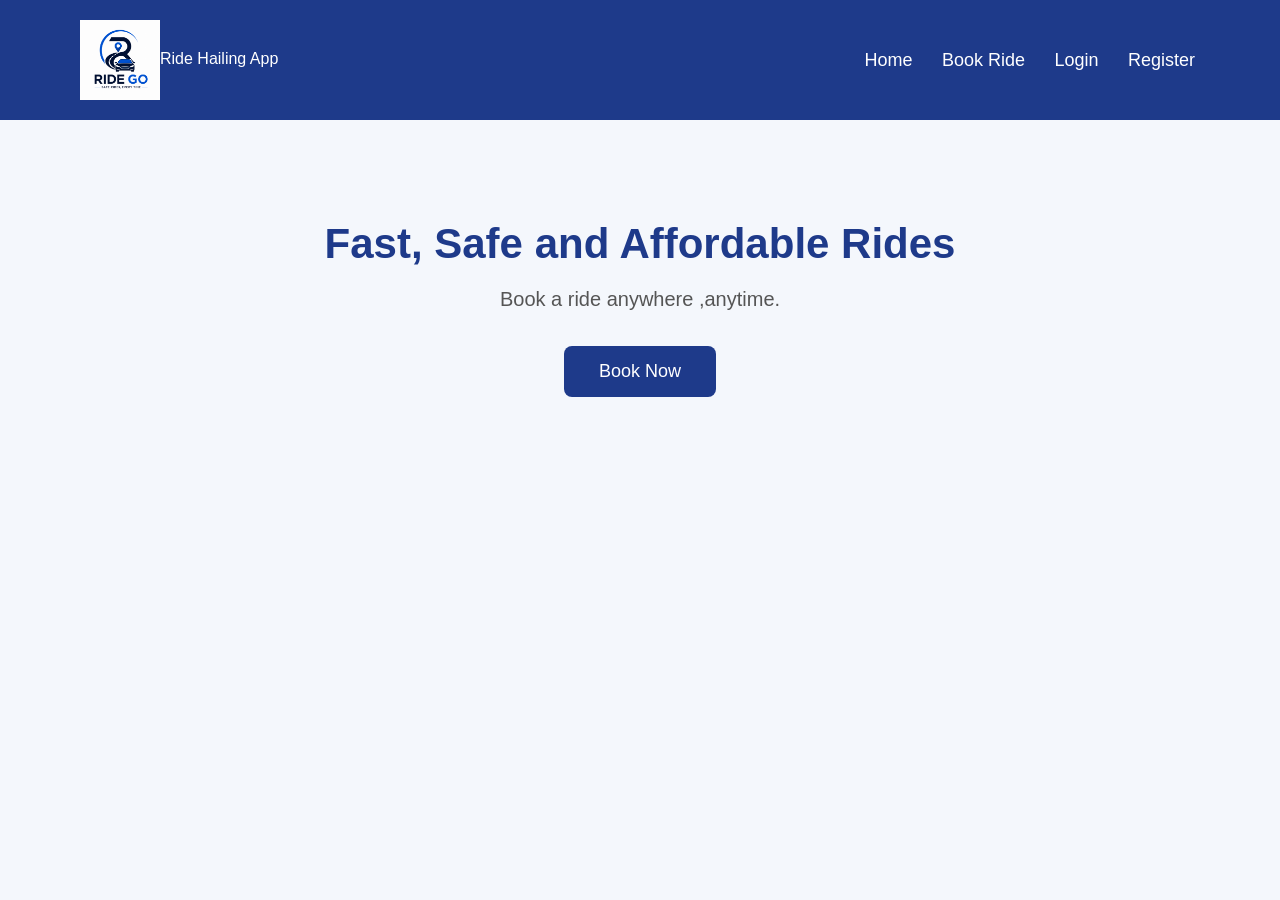
<file: index.html>
<!DOCTYPE html>
<html lang="en">
<head>
  <meta charset="UTF-8">
  <meta name="viewport" content="width=device-width, initial-scale=1.0">
  <title>Ride Hailing App</title>
  <link rel="stylesheet" href="style.css">
</head>
<body>

  <header>
    <div class="logo-container">
      <img src="logo.png" alt="Ride Hailing App Logo" class="logo"
    <h1>Ride Hailing App</h1>
    </div>

    <nav>
      <a href="index.html">Home</a>
      <a href="book-ride.html">Book Ride</a>
      <a href="login.html">Login</a>
      <a href="register.html">Register</a>
      <a href="index.html">
      </a>
    </nav>
  </header>

  <section>
    <h2>Fast, Safe and Affordable Rides</h2>
    <p>Book a ride anywhere ,anytime.</p>
    <a href="book-ride.html">
      <button>Book Now</button>
    </a>
  </section>
  <script src="app.js"></script>
  
</body>
</html>
</file>
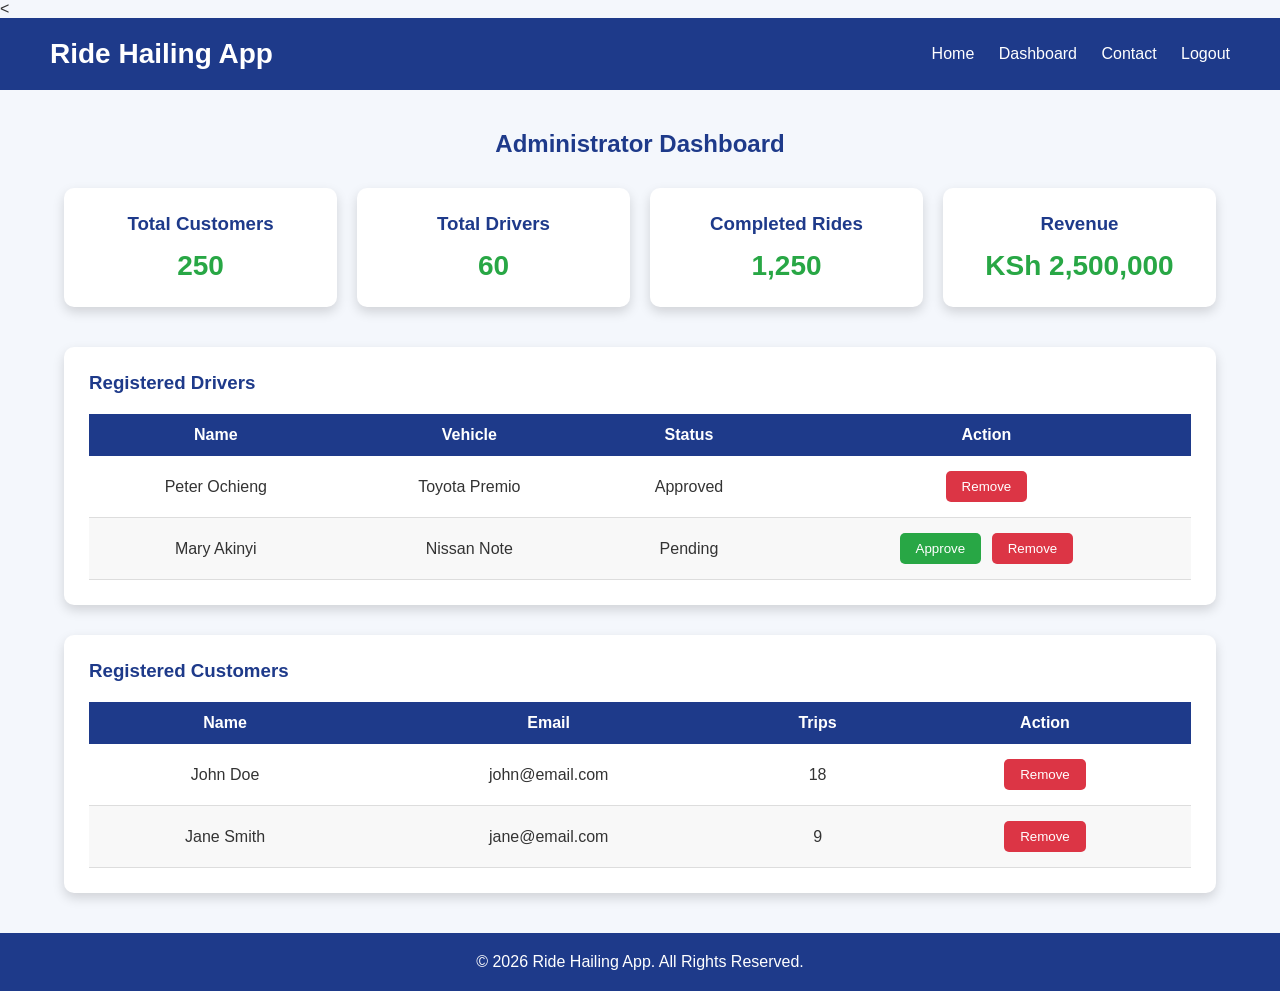
<file: admin.html>
<<!DOCTYPE html>
<html lang="en">
<head>
    <meta charset="UTF-8">
    <meta name="viewport" content="width=device-width, initial-scale=1.0">
    <title>Admin Dashboard - Ride Hailing App</title>

    <link rel="stylesheet" href="admin.css">
</head>
<body>

    <!-- Header -->
    <header>
        <h1>Ride Hailing App</h1>

        <nav>
            <a href="index.html">Home</a>
            <a href="admin.html">Dashboard</a>
            <a href="contact.html">Contact</a>
            <a href="login.html">Logout</a>
        </nav>
    </header>

    <!-- Dashboard -->
    <main class="dashboard">

        <h2>Administrator Dashboard</h2>

        <!-- Statistics -->
        <section class="stats">

            <div class="card">
                <h3>Total Customers</h3>
                <p>250</p>
            </div>

            <div class="card">
                <h3>Total Drivers</h3>
                <p>60</p>
            </div>

            <div class="card">
                <h3>Completed Rides</h3>
                <p>1,250</p>
            </div>

            <div class="card">
                <h3>Revenue</h3>
                <p>KSh 2,500,000</p>
            </div>

        </section>

        <!-- Drivers -->
        <section class="table-section">

            <h3>Registered Drivers</h3>

            <table>
                <thead>
                    <tr>
                        <th>Name</th>
                        <th>Vehicle</th>
                        <th>Status</th>
                        <th>Action</th>
                    </tr>
                </thead>

                <tbody>

                    <tr>
                        <td>Peter Ochieng</td>
                        <td>Toyota Premio</td>
                        <td>Approved</td>
                        <td>
                            <button class="delete-btn">Remove</button>
                        </td>
                    </tr>

                    <tr>
                        <td>Mary Akinyi</td>
                        <td>Nissan Note</td>
                        <td>Pending</td>
                        <td>
                            <button class="approve-btn">Approve</button>
                            <button class="delete-btn">Remove</button>
                        </td>
                    </tr>

                </tbody>
            </table>

        </section>

        <!-- Customers -->
        <section class="table-section">

            <h3>Registered Customers</h3>

            <table>
                <thead>
                    <tr>
                        <th>Name</th>
                        <th>Email</th>
                        <th>Trips</th>
                        <th>Action</th>
                    </tr>
                </thead>

                <tbody>

                    <tr>
                        <td>John Doe</td>
                        <td>john@email.com</td>
                        <td>18</td>
                        <td>
                            <button class="delete-btn">Remove</button>
                        </td>
                    </tr>

                    <tr>
                        <td>Jane Smith</td>
                        <td>jane@email.com</td>
                        <td>9</td>
                        <td>
                            <button class="delete-btn">Remove</button>
                        </td>
                    </tr>

                </tbody>
            </table>

        </section>

    </main>

    <!-- Footer -->
    <footer>
        <p>&copy; 2026 Ride Hailing App. All Rights Reserved.</p>
    </footer>

    <script src="admin.js"></script>

</body>
</html>
</file>
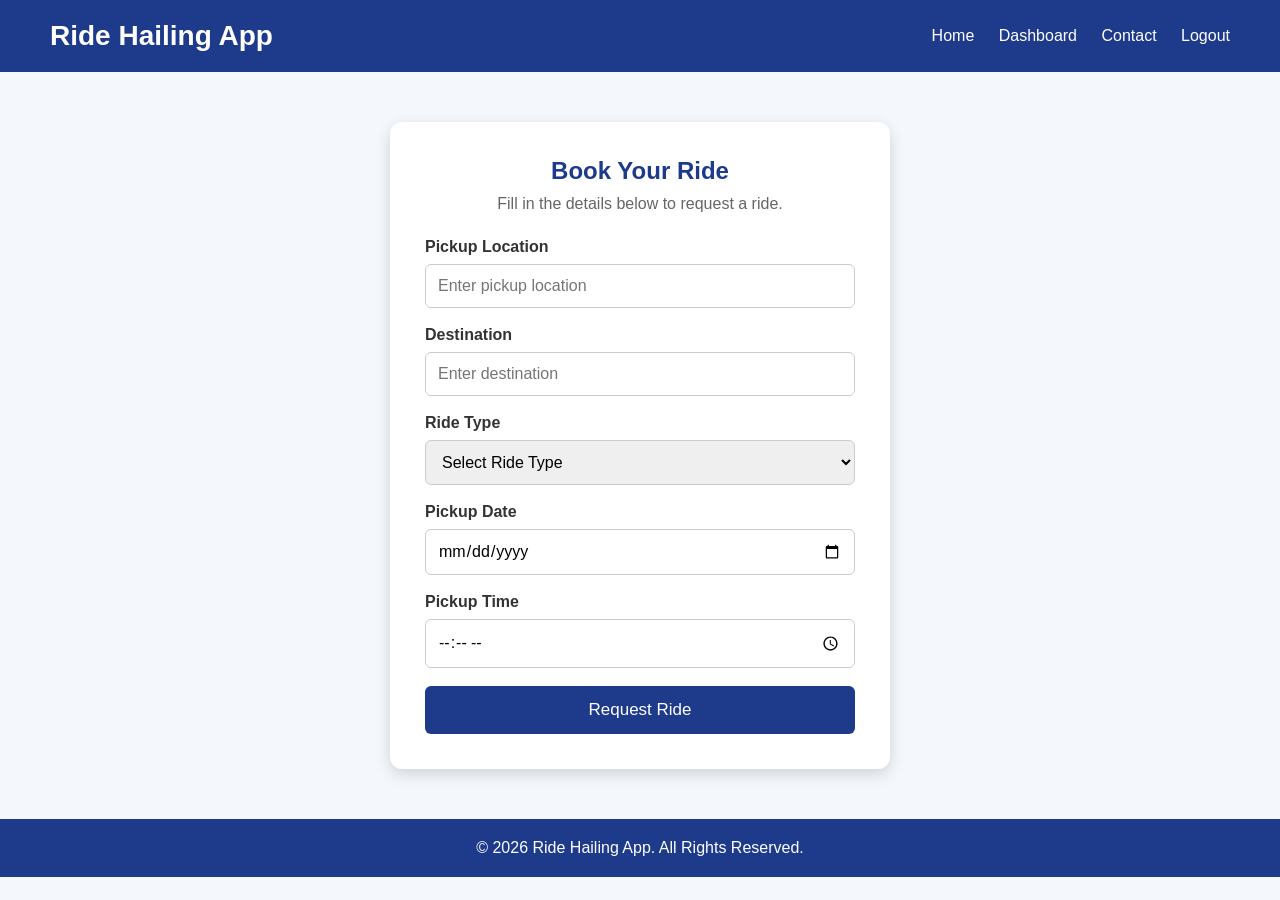
<file: book-ride.html>
<!DOCTYPE html>
<html lang="en">
<head>
    <meta charset="UTF-8">
    <meta name="viewport" content="width=device-width, initial-scale=1.0">
    <title>Book a Ride - Ride Hailing App</title>

    <link rel="stylesheet" href="book-ride.css">
</head>
<body>

    <!-- Header -->
    <header>
        <h1>Ride Hailing App</h1>

        <nav>
            <a href="index.html">Home</a>
            <a href="customer.html">Dashboard</a>
            <a href="contact.html">Contact</a>
            <a href="login.html">Logout</a>
        </nav>
    </header>

    <!-- Booking Form -->
    <main class="booking-container">

        <h2>Book Your Ride</h2>
        <p>Fill in the details below to request a ride.</p>

        <form id="bookingForm">

            <label for="pickup">Pickup Location</label>
            <input
                type="text"
                id="pickup"
                name="pickup"
                placeholder="Enter pickup location"
                required
            >

            <label for="destination">Destination</label>
            <input
                type="text"
                id="destination"
                name="destination"
                placeholder="Enter destination"
                required
            >

            <label for="rideType">Ride Type</label>
            <select id="rideType" required>
                <option value="">Select Ride Type</option>
                <option value="Economy">Economy</option>
                <option value="Standard">Standard</option>
                <option value="Premium">Premium</option>
            </select>

            <label for="date">Pickup Date</label>
            <input
                type="date"
                id="date"
                required
            >

            <label for="time">Pickup Time</label>
            <input
                type="time"
                id="time"
                required
            >

            <button type="submit">Request Ride</button>

        </form>

    </main>

    <!-- Footer -->
    <footer>
        <p>&copy; 2026 Ride Hailing App. All Rights Reserved.</p>
    </footer>

    <script src="booking.js"></script>

</body>
</html>
</file>
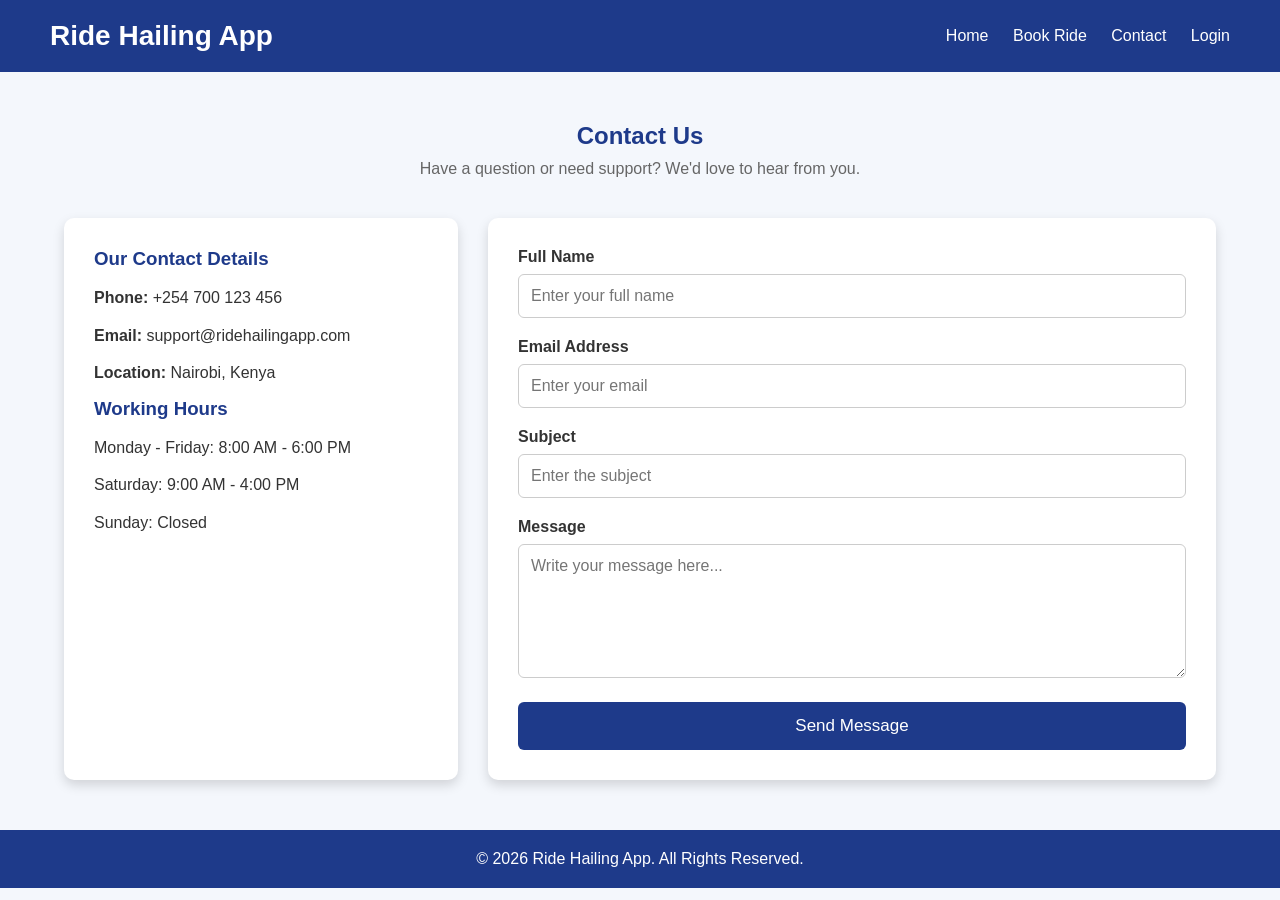
<file: contact.html>
<!DOCTYPE html>
<html lang="en">
<head>
    <meta charset="UTF-8">
    <meta name="viewport" content="width=device-width, initial-scale=1.0">
    <title>Contact Us - Ride Hailing App</title>

    <link rel="stylesheet" href="contact.css">
</head>
<body>

    <!-- Header -->
    <header>
        <h1>Ride Hailing App</h1>

        <nav>
            <a href="index.html">Home</a>
            <a href="book-ride.html">Book Ride</a>
            <a href="contact.html">Contact</a>
            <a href="login.html">Login</a>
        </nav>
    </header>

    <!-- Contact Section -->
    <main class="contact-container">

        <h2>Contact Us</h2>
        <p>Have a question or need support? We'd love to hear from you.</p>

        <div class="contact-content">

            <!-- Contact Information -->
            <div class="contact-info">
                <h3>Our Contact Details</h3>

                <p><strong>Phone:</strong> +254 700 123 456</p>
                <p><strong>Email:</strong> support@ridehailingapp.com</p>
                <p><strong>Location:</strong> Nairobi, Kenya</p>

                <h3>Working Hours</h3>
                <p>Monday - Friday: 8:00 AM - 6:00 PM</p>
                <p>Saturday: 9:00 AM - 4:00 PM</p>
                <p>Sunday: Closed</p>
            </div>

            <!-- Contact Form -->
            <div class="contact-form">

                <form id="contactForm">

                    <label for="name">Full Name</label>
                    <input
                        type="text"
                        id="name"
                        placeholder="Enter your full name"
                        required
                    >

                    <label for="email">Email Address</label>
                    <input
                        type="email"
                        id="email"
                        placeholder="Enter your email"
                        required
                    >

                    <label for="subject">Subject</label>
                    <input
                        type="text"
                        id="subject"
                        placeholder="Enter the subject"
                        required
                    >

                    <label for="message">Message</label>
                    <textarea
                        id="message"
                        rows="6"
                        placeholder="Write your message here..."
                        required
                    ></textarea>

                    <button type="submit">Send Message</button>

                </form>

            </div>

        </div>

    </main>

    <!-- Footer -->
    <footer>
        <p>&copy; 2026 Ride Hailing App. All Rights Reserved.</p>
    </footer>

    <script src="contact.js"></script>

</body>
</html>
</file>
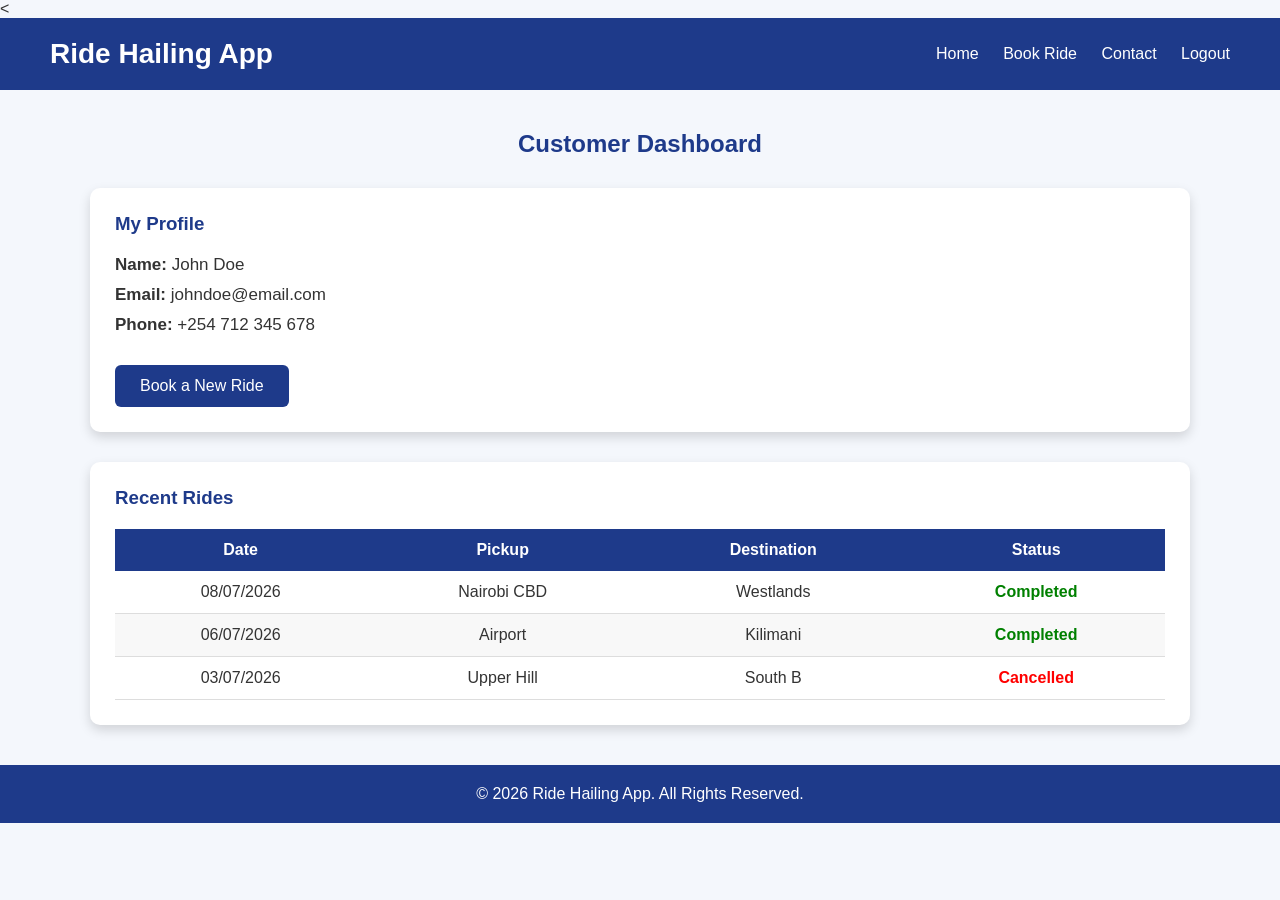
<file: customer.html>
<<!DOCTYPE html>
<html lang="en">
<head>
    <meta charset="UTF-8">
    <meta name="viewport" content="width=device-width, initial-scale=1.0">
    <title>Customer Dashboard - Ride Hailing App</title>

    <link rel="stylesheet" href="customer.css">
</head>
<body>

    <!-- Header -->
    <header>
        <h1>Ride Hailing App</h1>

        <nav>
            <a href="index.html">Home</a>
            <a href="book-ride.html">Book Ride</a>
            <a href="contact.html">Contact</a>
            <a href="login.html">Logout</a>
        </nav>
    </header>

    <!-- Dashboard -->
    <main class="dashboard">

        <h2>Customer Dashboard</h2>

        <!-- Customer Profile -->
        <section class="profile-card">
            <h3>My Profile</h3>

            <p><strong>Name:</strong> John Doe</p>
            <p><strong>Email:</strong> johndoe@email.com</p>
            <p><strong>Phone:</strong> +254 712 345 678</p>

            <a href="book-ride.html">
                <button>Book a New Ride</button>
            </a>
        </section>

        <!-- Recent Rides -->
        <section class="rides-card">
            <h3>Recent Rides</h3>

            <table>
                <thead>
                    <tr>
                        <th>Date</th>
                        <th>Pickup</th>
                        <th>Destination</th>
                        <th>Status</th>
                    </tr>
                </thead>

                <tbody>
                    <tr>
                        <td>08/07/2026</td>
                        <td>Nairobi CBD</td>
                        <td>Westlands</td>
                        <td>Completed</td>
                    </tr>

                    <tr>
                        <td>06/07/2026</td>
                        <td>Airport</td>
                        <td>Kilimani</td>
                        <td>Completed</td>
                    </tr>

                    <tr>
                        <td>03/07/2026</td>
                        <td>Upper Hill</td>
                        <td>South B</td>
                        <td>Cancelled</td>
                    </tr>
                </tbody>
            </table>
        </section>

    </main>

    <!-- Footer -->
    <footer>
        <p>&copy; 2026 Ride Hailing App. All Rights Reserved.</p>
    </footer>

    <script src="customer.js"></script>

</body>
</html>
</file>
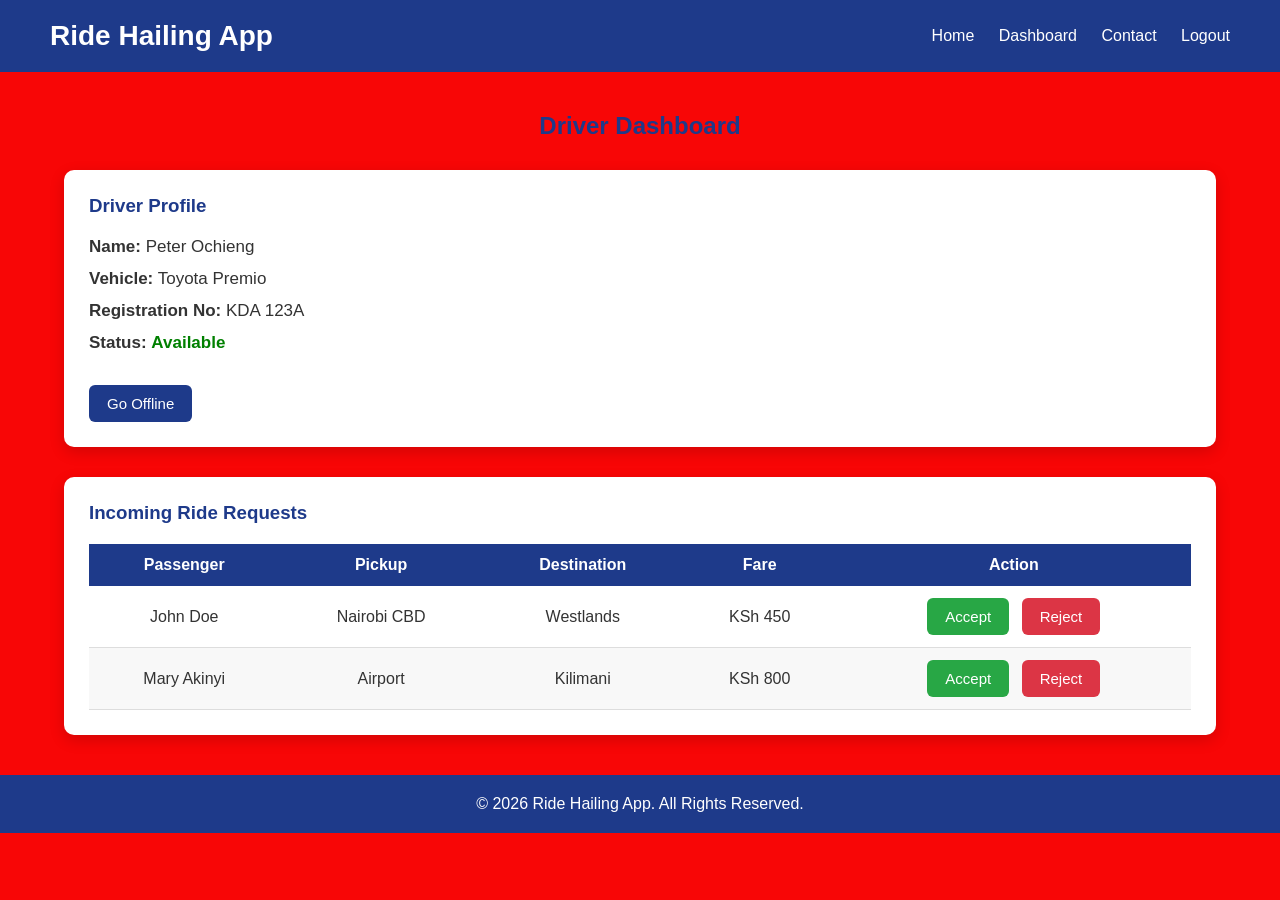
<file: driver.html>
<!DOCTYPE html>
<html lang="en">
<head>
    <meta charset="UTF-8">
    <meta name="viewport" content="width=device-width, initial-scale=1.0">
    <title>Driver Dashboard - Ride Hailing App</title>

    <link rel="stylesheet" href="driver.css">
</head>
<body>

    <!-- Header -->
    <header>
        <h1>Ride Hailing App</h1>

        <nav>
            <a href="index.html">Home</a>
            <a href="driver.html">Dashboard</a>
            <a href="contact.html">Contact</a>
            <a href="login.html">Logout</a>
        </nav>
    </header>

    <!-- Main Dashboard -->
    <main class="dashboard">

        <h2>Driver Dashboard</h2>

        <!-- Driver Profile -->
        <section class="profile-card">
            <h3>Driver Profile</h3>

            <p><strong>Name:</strong> Peter Ochieng</p>
            <p><strong>Vehicle:</strong> Toyota Premio</p>
            <p><strong>Registration No:</strong> KDA 123A</p>
            <p><strong>Status:</strong> <span id="driverStatus">Available</span></p>

            <button id="toggleStatusBtn">
                Go Offline
            </button>
        </section>

        <!-- Ride Requests -->
        <section class="rides-card">
            <h3>Incoming Ride Requests</h3>

            <table>
                <thead>
                    <tr>
                        <th>Passenger</th>
                        <th>Pickup</th>
                        <th>Destination</th>
                        <th>Fare</th>
                        <th>Action</th>
                    </tr>
                </thead>

                <tbody>

                    <tr>
                        <td>John Doe</td>
                        <td>Nairobi CBD</td>
                        <td>Westlands</td>
                        <td>KSh 450</td>
                        <td>
                            <button class="accept-btn">Accept</button>
                            <button class="reject-btn">Reject</button>
                        </td>
                    </tr>

                    <tr>
                        <td>Mary Akinyi</td>
                        <td>Airport</td>
                        <td>Kilimani</td>
                        <td>KSh 800</td>
                        <td>
                            <button class="accept-btn">Accept</button>
                            <button class="reject-btn">Reject</button>
                        </td>
                    </tr>

                </body>
            </table>
        </section>

    </main>

    <!-- Footer -->
    <footer>
        <p>&copy; 2026 Ride Hailing App. All Rights Reserved.</p>
    </footer>

    <script src="driver.js"></script>

</body>
</html>
</file>
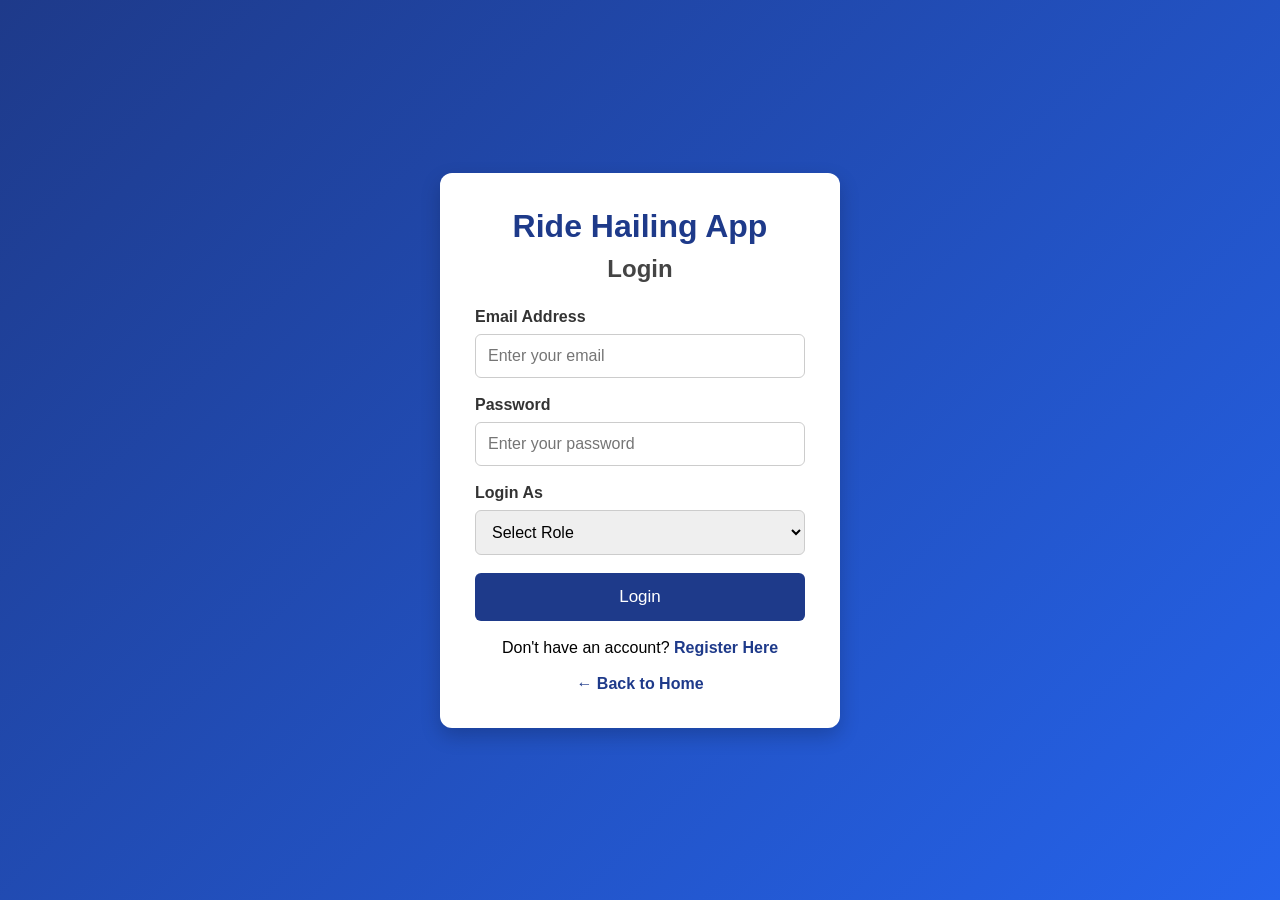
<file: login.html>
<!DOCTYPE html>
<html lang="en">
<head>
    <meta charset="UTF-8">
    <meta name="viewport" content="width=device-width, initial-scale=1.0">
    <title>Login - Ride Hailing App</title>

    <link rel="stylesheet" href="logins.css">
</head>
<body>

    <div class="login-container">

        <h1>Ride Hailing App</h1>
        <h2>Login</h2>

        <form id="loginForm">

            <label for="email">Email Address</label>
            <input
                type="email"
                id="email"
                name="email"
                placeholder="Enter your email"
                required
            >

            <label for="password">Password</label>
            <input
                type="password"
                id="password"
                name="password"
                placeholder="Enter your password"
                required
            >

            <label for="role">Login As</label>
            <select id="role" name="role" required>
                <option value="">Select Role</option>
                <option value="customer">Customer</option>
                <option value="driver">Driver</option>
                <option value="admin">Admin</option>
            </select>

            <button type="submit">Login</button>

        </form>

        <p>
            Don't have an account?
            <a href="register.html">Register Here</a>
        </p>

        <p>
            <a href="index.html">← Back to Home</a>
        </p>

    </div>

    <script src="login.js"></script>

</body>
</html>
</file>
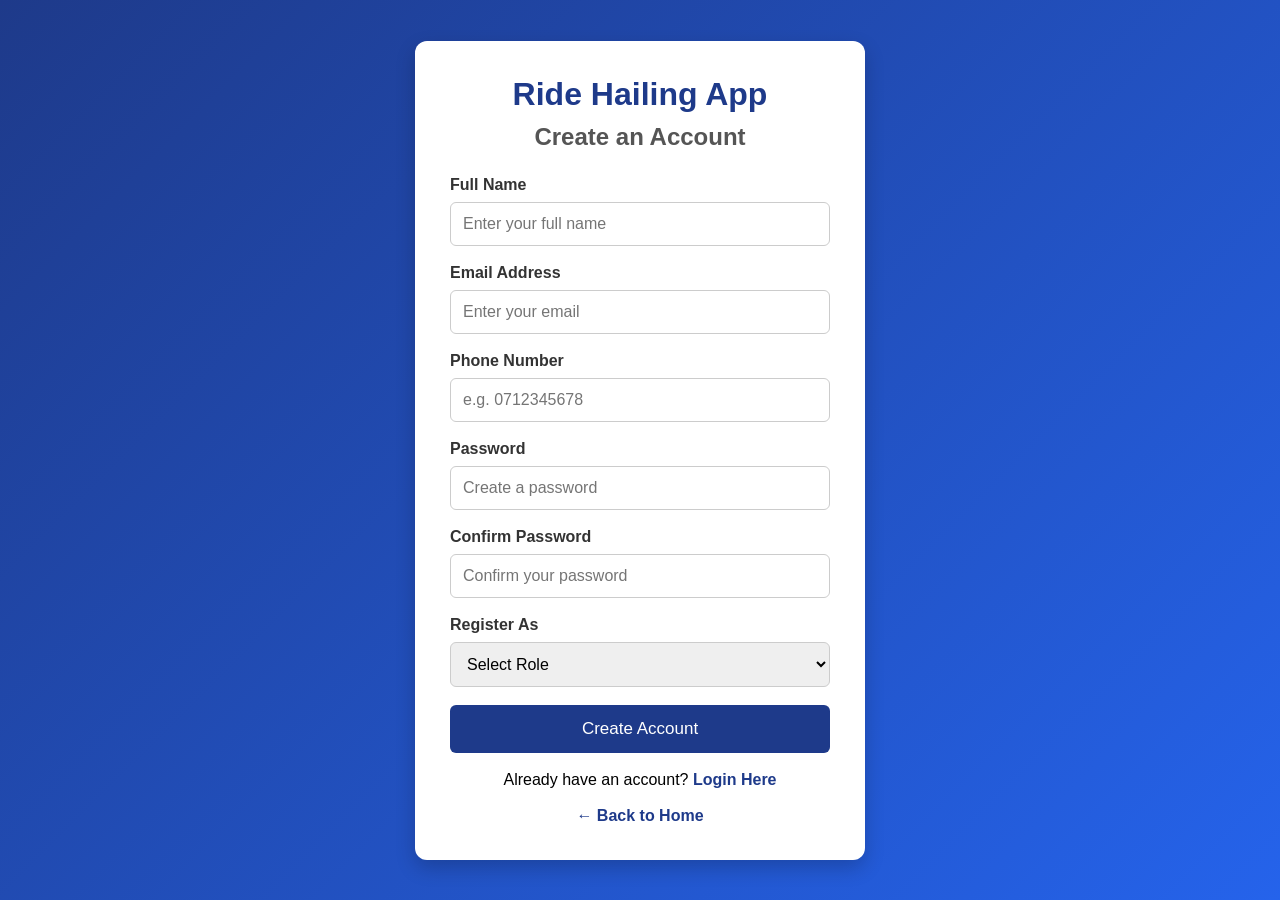
<file: register.html>
<!DOCTYPE html>
<html lang="en">
<head>
    <meta charset="UTF-8">
    <meta name="viewport" content="width=device-width, initial-scale=1.0">
    <title>Register - Ride Hailing App</title>

    <link rel="stylesheet" href="register.css">
</head>
<body>

    <div class="register-container">

        <h1>Ride Hailing App</h1>
        <h2>Create an Account</h2>

        <form id="registerForm">

            <label for="fullname">Full Name</label>
            <input
                type="text"
                id="fullname"
                name="fullname"
                placeholder="Enter your full name"
                required
            >

            <label for="email">Email Address</label>
            <input
                type="email"
                id="email"
                name="email"
                placeholder="Enter your email"
                required
            >

            <label for="phone">Phone Number</label>
            <input
                type="tel"
                id="phone"
                name="phone"
                placeholder="e.g. 0712345678"
                required
            >

            <label for="password">Password</label>
            <input
                type="password"
                id="password"
                name="password"
                placeholder="Create a password"
                required
            >

            <label for="confirmPassword">Confirm Password</label>
            <input
                type="password"
                id="confirmPassword"
                name="confirmPassword"
                placeholder="Confirm your password"
                required
            >

            <label for="role">Register As</label>
            <select id="role" name="role" required>
                <option value="">Select Role</option>
                <option value="customer">Customer</option>
                <option value="driver">Driver</option>
            </select>

            <button type="submit">Create Account</button>

        </form>

        <p>
            Already have an account?
            <a href="login.html">Login Here</a>
        </p>

        <p>
            <a href="index.html">← Back to Home</a>
        </p>

    </div>

    <script src="register.js"></script>

</body>
</html>
</file>
<file: style.css>
/* Reset */
*{
  margin: 0;
  padding: 0;
  box-sizing: border-box;
  font-family: Arial, Helvetica, sans-serif;
}
/*Body */
body {
  background-color: #f4f7fc;
  color: #333;

}

/* Header */
header {
  background-color: #1e3a8a;
  color: white;
  display: flex;
  justify-content: space-between;
  align-items: center;
  padding: 20px 60px;

}

header h1 {
  font-size: 30px;
}
/* Navigation */
nav a {
  color: white;
  text-decoration: none;
  margin-left: 25px;
  font-size: 18px;
  transition: 0.3s;

}
nav a:hover {
  color: #ffd700;

}
/* Hero Section */
section {
  text-align: center;
  padding: 100px 20px;
}
section h2 {
  font-size: 42px;
  color: #1e3a8a;
  margin-bottom: 20px;
}
section p {
  font-size: 20px;
  color: #555;
  margin-bottom: 35px;

}
/* Book Button */
button {
  background-color: #1e3a8a;
  color: white;
  border: none;
  padding: 15px 35px;
  font-size: 18px;
  border-radius: 8px;
  cursor: pointer;
  transition: 0.3s;
}
button:hover {
  background-color: #163172;
  transform: scale(1.05);
}
/* Footer */
footer {
  background-color: #1e3a8a;
  color: white;
  padding: 20px;
  margin-top: 80px;

}
/* Responsive Design */
@media (max-width:768px) {
  header {
    flex-direction: column;
    padding: 20px;

  }
  nav {
    margin-top: 15px;

  }
  nav a {
    display: block;
    margin: 10px 0;

  }
  section h2 {
    font-size: 30px;

  }
  section p {
    font-size: 18px;

  }
  button {
    width:90%;
  }

}
.logo {
  width: 80px;
  height: auto;
  margin-left: 20px;
  vertical-align: middle;
}
</file>
<file: admin.css>
/* ==========================
   RESET
========================== */
* {
    margin: 0;
    padding: 0;
    box-sizing: border-box;
    font-family: Arial, Helvetica, sans-serif;
}

/* ==========================
   BODY
========================== */
body {
    background-color: #f4f7fc;
    color: #333;
}

/* ==========================
   HEADER
========================== */
header {
    background-color: #1e3a8a;
    color: #fff;
    display: flex;
    justify-content: space-between;
    align-items: center;
    padding: 20px 50px;
}

header h1 {
    font-size: 28px;
}

/* ==========================
   NAVIGATION
========================== */
nav a {
    color: white;
    text-decoration: none;
    margin-left: 20px;
    font-size: 16px;
    transition: 0.3s;
}

nav a:hover {
    color: #ffd700;
}

/* ==========================
   DASHBOARD
========================== */
.dashboard {
    width: 90%;
    max-width: 1200px;
    margin: 40px auto;
}

.dashboard h2 {
    text-align: center;
    color: #1e3a8a;
    margin-bottom: 30px;
}

/* ==========================
   STATISTICS CARDS
========================== */
.stats {
    display: grid;
    grid-template-columns: repeat(auto-fit, minmax(220px, 1fr));
    gap: 20px;
    margin-bottom: 40px;
}

.card {
    background: white;
    padding: 25px;
    border-radius: 10px;
    text-align: center;
    box-shadow: 0 5px 12px rgba(0, 0, 0, 0.15);
}

.card h3 {
    color: #1e3a8a;
    margin-bottom: 15px;
}

.card p {
    font-size: 28px;
    font-weight: bold;
    color: #28a745;
}

/* ==========================
   TABLE SECTIONS
========================== */
.table-section {
    background: white;
    padding: 25px;
    border-radius: 10px;
    margin-bottom: 30px;
    box-shadow: 0 5px 12px rgba(0, 0, 0, 0.15);
}

.table-section h3 {
    color: #1e3a8a;
    margin-bottom: 20px;
}

/* ==========================
   TABLE
========================== */
table {
    width: 100%;
    border-collapse: collapse;
}

th {
    background-color: #1e3a8a;
    color: white;
    padding: 12px;
}

td {
    padding: 12px;
    text-align: center;
    border-bottom: 1px solid #ddd;
}

tr:nth-child(even) {
    background-color: #f8f8f8;
}

tr:hover {
    background-color: #eef4ff;
}

/* ==========================
   BUTTONS
========================== */
button {
    padding: 8px 16px;
    border: none;
    border-radius: 5px;
    cursor: pointer;
    margin: 3px;
    transition: 0.3s;
}

.approve-btn {
    background-color: #28a745;
    color: white;
}

.approve-btn:hover {
    background-color: #218838;
}

.delete-btn {
    background-color: #dc3545;
    color: white;
}

.delete-btn:hover {
    background-color: #c82333;
}

/* ==========================
   FOOTER
========================== */
footer {
    background-color: #1e3a8a;
    color: white;
    text-align: center;
    padding: 20px;
    margin-top: 40px;
}

/* ==========================
   RESPONSIVE DESIGN
========================== */
@media (max-width: 768px) {

    header {
        flex-direction: column;
        text-align: center;
    }

    nav {
        margin-top: 15px;
    }

    nav a {
        display: inline-block;
        margin: 8px;
    }

    table {
        display: block;
        overflow-x: auto;
        white-space: nowrap;
    }

    .dashboard {
        width: 95%;
    }

    .table-section {
        padding: 20px;
    }
}
</file>
<file: book-ride.css>
/* =========================
   RESET
========================= */
* {
    margin: 0;
    padding: 0;
    box-sizing: border-box;
    font-family: Arial, Helvetica, sans-serif;
}

/* =========================
   BODY
========================= */
body {
    background-color: #f4f7fc;
    color: #333;
}

/* =========================
   HEADER
========================= */
header {
    background-color: #1e3a8a;
    color: white;
    display: flex;
    justify-content: space-between;
    align-items: center;
    padding: 20px 50px;
}

header h1 {
    font-size: 28px;
}

/* =========================
   NAVIGATION
========================= */
nav a {
    color: white;
    text-decoration: none;
    margin-left: 20px;
    font-size: 16px;
    transition: color 0.3s;
}

nav a:hover {
    color: #ffd700;
}

/* =========================
   BOOKING CONTAINER
========================= */
.booking-container {
    width: 500px;
    max-width: 90%;
    background: white;
    margin: 50px auto;
    padding: 35px;
    border-radius: 12px;
    box-shadow: 0 5px 15px rgba(0,0,0,0.15);
}

.booking-container h2 {
    text-align: center;
    color: #1e3a8a;
    margin-bottom: 10px;
}

.booking-container p {
    text-align: center;
    margin-bottom: 25px;
    color: #666;
}

/* =========================
   FORM
========================= */
label {
    display: block;
    margin-bottom: 8px;
    font-weight: bold;
}

input,
select {
    width: 100%;
    padding: 12px;
    margin-bottom: 18px;
    border: 1px solid #ccc;
    border-radius: 6px;
    font-size: 16px;
}

input:focus,
select:focus {
    outline: none;
    border-color: #1e3a8a;
}

/* =========================
   BUTTON
========================= */
button {
    width: 100%;
    padding: 14px;
    background-color: #1e3a8a;
    color: white;
    border: none;
    border-radius: 6px;
    font-size: 17px;
    cursor: pointer;
    transition: 0.3s;
}

button:hover {
    background-color: #163172;
}

/* =========================
   FOOTER
========================= */
footer {
    background-color: #1e3a8a;
    color: white;
    text-align: center;
    padding: 20px;
    margin-top: 40px;
}

/* =========================
   RESPONSIVE DESIGN
========================= */
@media (max-width: 768px) {

    header {
        flex-direction: column;
        text-align: center;
    }

    nav {
        margin-top: 15px;
    }

    nav a {
        display: inline-block;
        margin: 8px;
    }

    .booking-container {
        width: 95%;
        padding: 25px;
    }
}
</file>
<file: contact.css>
/* ==========================
   RESET
========================== */
* {
    margin: 0;
    padding: 0;
    box-sizing: border-box;
    font-family: Arial, Helvetica, sans-serif;
}

/* ==========================
   BODY
========================== */
body {
    background-color: #f4f7fc;
    color: #333;
}

/* ==========================
   HEADER
========================== */
header {
    background-color: #1e3a8a;
    color: white;
    display: flex;
    justify-content: space-between;
    align-items: center;
    padding: 20px 50px;
}

header h1 {
    font-size: 28px;
}

/* ==========================
   NAVIGATION
========================== */
nav a {
    color: white;
    text-decoration: none;
    margin-left: 20px;
    font-size: 16px;
    transition: color 0.3s ease;
}

nav a:hover {
    color: #ffd700;
}

/* ==========================
   CONTACT SECTION
========================== */
.contact-container {
    width: 90%;
    max-width: 1200px;
    margin: 50px auto;
}

.contact-container h2 {
    text-align: center;
    color: #1e3a8a;
    margin-bottom: 10px;
}

.contact-container > p {
    text-align: center;
    color: #666;
    margin-bottom: 40px;
}

/* ==========================
   CONTACT CONTENT
========================== */
.contact-content {
    display: flex;
    gap: 30px;
    flex-wrap: wrap;
}

/* ==========================
   CONTACT INFO
========================== */
.contact-info {
    flex: 1;
    min-width: 300px;
    background: white;
    padding: 30px;
    border-radius: 10px;
    box-shadow: 0 5px 12px rgba(0, 0, 0, 0.15);
}

.contact-info h3 {
    color: #1e3a8a;
    margin-bottom: 15px;
}

.contact-info p {
    margin-bottom: 12px;
    line-height: 1.6;
}

/* ==========================
   CONTACT FORM
========================== */
.contact-form {
    flex: 2;
    min-width: 300px;
    background: white;
    padding: 30px;
    border-radius: 10px;
    box-shadow: 0 5px 12px rgba(0, 0, 0, 0.15);
}

/* ==========================
   FORM ELEMENTS
========================== */
label {
    display: block;
    margin-bottom: 8px;
    font-weight: bold;
}

input,
textarea {
    width: 100%;
    padding: 12px;
    margin-bottom: 20px;
    border: 1px solid #ccc;
    border-radius: 6px;
    font-size: 16px;
}

input:focus,
textarea:focus {
    outline: none;
    border-color: #1e3a8a;
    box-shadow: 0 0 5px rgba(30, 58, 138, 0.3);
}

/* ==========================
   BUTTON
========================== */
button {
    width: 100%;
    padding: 14px;
    background-color: #1e3a8a;
    color: white;
    border: none;
    border-radius: 6px;
    font-size: 17px;
    cursor: pointer;
    transition: 0.3s;
}

button:hover {
    background-color: #163172;
}

/* ==========================
   FOOTER
========================== */
footer {
    background-color: #1e3a8a;
    color: white;
    text-align: center;
    padding: 20px;
    margin-top: 40px;
}

/* ==========================
   RESPONSIVE DESIGN
========================== */
@media (max-width: 768px) {

    header {
        flex-direction: column;
        text-align: center;
    }

    nav {
        margin-top: 15px;
    }

    nav a {
        display: inline-block;
        margin: 8px;
    }

    .contact-content {
        flex-direction: column;
    }

    .contact-info,
    .contact-form {
        width: 100%;
    }
}
</file>
<file: customer.css>
/* ==========================
   RESET
========================== */
* {
    margin: 0;
    padding: 0;
    box-sizing: border-box;
    font-family: Arial, Helvetica, sans-serif;
}

/* ==========================
   BODY
========================== */
body {
    background-color: #f4f7fc;
    color: #333;
}

/* ==========================
   HEADER
========================== */
header {
    background-color: #1e3a8a;
    color: white;
    display: flex;
    justify-content: space-between;
    align-items: center;
    padding: 20px 50px;
}

header h1 {
    font-size: 28px;
}

/* ==========================
   NAVIGATION
========================== */
nav a {
    color: white;
    text-decoration: none;
    margin-left: 20px;
    font-size: 16px;
    transition: 0.3s;
}

nav a:hover {
    color: #ffd700;
}

/* ==========================
   DASHBOARD
========================== */
.dashboard {
    width: 90%;
    max-width: 1100px;
    margin: 40px auto;
}

.dashboard h2 {
    text-align: center;
    color: #1e3a8a;
    margin-bottom: 30px;
}

/* ==========================
   CARDS
========================== */
.profile-card,
.rides-card {
    background: white;
    padding: 25px;
    border-radius: 10px;
    margin-bottom: 30px;
    box-shadow: 0 5px 12px rgba(0, 0, 0, 0.15);
}

.profile-card h3,
.rides-card h3 {
    color: #1e3a8a;
    margin-bottom: 20px;
}

.profile-card p {
    margin-bottom: 10px;
    font-size: 17px;
}

/* ==========================
   BUTTON
========================== */
button {
    margin-top: 20px;
    padding: 12px 25px;
    background-color: #1e3a8a;
    color: white;
    border: none;
    border-radius: 6px;
    font-size: 16px;
    cursor: pointer;
    transition: 0.3s;
}

button:hover {
    background-color: #163172;
}

/* ==========================
   TABLE
========================== */
table {
    width: 100%;
    border-collapse: collapse;
    margin-top: 15px;
}

table th {
    background-color: #1e3a8a;
    color: white;
    padding: 12px;
}

table td {
    padding: 12px;
    border-bottom: 1px solid #ddd;
    text-align: center;
}

table tr:nth-child(even) {
    background-color: #f8f8f8;
}

table tr:hover {
    background-color: #eef4ff;
}

/* ==========================
   FOOTER
========================== */
footer {
    background-color: #1e3a8a;
    color: white;
    text-align: center;
    padding: 20px;
    margin-top: 40px;
}

/* ==========================
   RESPONSIVE DESIGN
========================== */
@media (max-width: 768px) {

    header {
        flex-direction: column;
        text-align: center;
    }

    nav {
        margin-top: 15px;
    }

    nav a {
        display: inline-block;
        margin: 8px;
    }

    table {
        font-size: 14px;
    }

    .profile-card,
    .rides-card {
        padding: 20px;
    }

    button {
        width: 100%;
    }
}
</file>
<file: driver.css>
/* ==========================
   RESET
========================== */
* {
    margin: 0;
    padding: 0;
    box-sizing: border-box;
    font-family: Arial, Helvetica, sans-serif;
}

/* ==========================
   BODY
========================== */
body {
    background-color: #f80606;
    color: #333;
}

/* ==========================
   HEADER
========================== */
header {
    background-color: #1e3a8a;
    color: white;
    padding: 20px 50px;
    display: flex;
    justify-content: space-between;
    align-items: center;
}

header h1 {
    font-size: 28px;
}

/* ==========================
   NAVIGATION
========================== */
nav a {
    color: white;
    text-decoration: none;
    margin-left: 20px;
    font-size: 16px;
    transition: color 0.3s;
}

nav a:hover {
    color: #ffd700;
}

/* ==========================
   DASHBOARD
========================== */
.dashboard {
    width: 90%;
    max-width: 1200px;
    margin: 40px auto;
}

.dashboard h2 {
    text-align: center;
    color: #1e3a8a;
    margin-bottom: 30px;
}

/* ==========================
   CARDS
========================== */
.profile-card,
.rides-card {
    background: white;
    padding: 25px;
    border-radius: 10px;
    margin-bottom: 30px;
    box-shadow: 0 5px 15px rgba(0,0,0,0.15);
}

.profile-card h3,
.rides-card h3 {
    color: #1e3a8a;
    margin-bottom: 20px;
}

.profile-card p {
    margin-bottom: 12px;
    font-size: 17px;
}

/* ==========================
   DRIVER STATUS
========================== */
#driverStatus {
    color: green;
    font-weight: bold;
}

/* ==========================
   BUTTONS
========================== */
button {
    padding: 10px 18px;
    border: none;
    border-radius: 6px;
    cursor: pointer;
    font-size: 15px;
    transition: 0.3s;
}

/* Offline Button */
#toggleStatusBtn {
    margin-top: 20px;
    background-color: #1e3a8a;
    color: white;
}

#toggleStatusBtn:hover {
    background-color: #163172;
}

/* Accept Button */
.accept-btn {
    background-color: #28a745;
    color: white;
    margin-right: 8px;
}

.accept-btn:hover {
    background-color: #218838;
}

/* Reject Button */
.reject-btn {
    background-color: #dc3545;
    color: white;
}

.reject-btn:hover {
    background-color: #c82333;
}

/* ==========================
   TABLE
========================== */
table {
    width: 100%;
    border-collapse: collapse;
    margin-top: 15px;
}

th {
    background-color: #1e3a8a;
    color: white;
    padding: 12px;
}

td {
    padding: 12px;
    text-align: center;
    border-bottom: 1px solid #ddd;
}

tr:nth-child(even) {
    background-color: #f8f8f8;
}

tr:hover {
    background-color: #eef4ff;
}

/* ==========================
   FOOTER
========================== */
footer {
    background-color: #1e3a8a;
    color: white;
    text-align: center;
    padding: 20px;
    margin-top: 40px;
}

/* ==========================
   RESPONSIVE
========================== */
@media (max-width: 768px) {

    header {
        flex-direction: column;
        text-align: center;
    }

    nav {
        margin-top: 15px;
    }

    nav a {
        display: inline-block;
        margin: 8px;
    }

    table {
        display: block;
        overflow-x: auto;
        white-space: nowrap;
    }

    .profile-card,
    .rides-card {
        padding: 20px;
    }

    button {
        margin-top: 5px;
    }
}
</file>
<file: logins.css>
/* Reset */
* {
    margin: 0;
    padding: 0;
    box-sizing: border-box;
    font-family: Arial, Helvetica, sans-serif;
}

/* Body */
body {
    background: linear-gradient(135deg, #1e3a8a, #2563eb);
    display: flex;
    justify-content: center;
    align-items: center;
    min-height: 100vh;
}

/* Login Container */
.login-container {
    background: #fff;
    width: 400px;
    max-width: 90%;
    padding: 35px;
    border-radius: 12px;
    box-shadow: 0 8px 20px rgba(0, 0, 0, 0.2);
}

/* Headings */
.login-container h1 {
    color: #1e3a8a;
    text-align: center;
    margin-bottom: 10px;
}

.login-container h2 {
    color: #444;
    text-align: center;
    margin-bottom: 25px;
}

/* Labels */
label {
    display: block;
    margin-bottom: 8px;
    font-weight: bold;
    color: #333;
}

/* Inputs and Select */
input,
select {
    width: 100%;
    padding: 12px;
    margin-bottom: 18px;
    border: 1px solid #ccc;
    border-radius: 6px;
    font-size: 16px;
}

input:focus,
select:focus {
    border-color: #1e3a8a;
    outline: none;
}

/* Button */
button {
    width: 100%;
    padding: 14px;
    background-color: #1e3a8a;
    color: white;
    border: none;
    border-radius: 6px;
    font-size: 17px;
    cursor: pointer;
    transition: background-color 0.3s ease;
}

button:hover {
    background-color: #163172;
}

/* Links */
.login-container p {
    text-align: center;
    margin-top: 18px;
}

.login-container a {
    color: #1e3a8a;
    text-decoration: none;
    font-weight: bold;
}

.login-container a:hover {
    text-decoration: underline;
}

/* Responsive */
@media (max-width: 480px) {
    .login-container {
        padding: 25px;
    }

    .login-container h1 {
        font-size: 24px;
    }

    .login-container h2 {
        font-size: 20px;
    }
}
</file>
<file: register.css>
/* Reset */
* {
    margin: 0;
    padding: 0;
    box-sizing: border-box;
    font-family: Arial, Helvetica, sans-serif;
}

/* Body */
body {
    background: linear-gradient(135deg, #1e3a8a, #2563eb);
    display: flex;
    justify-content: center;
    align-items: center;
    min-height: 100vh;
    padding: 20px;
}

/* Register Container */
.register-container {
    width: 450px;
    max-width: 100%;
    background: #ffffff;
    padding: 35px;
    border-radius: 12px;
    box-shadow: 0 8px 20px rgba(0, 0, 0, 0.2);
}

/* Headings */
.register-container h1 {
    text-align: center;
    color: #1e3a8a;
    margin-bottom: 10px;
}

.register-container h2 {
    text-align: center;
    color: #555;
    margin-bottom: 25px;
}

/* Labels */
label {
    display: block;
    margin-bottom: 8px;
    font-weight: bold;
    color: #333;
}

/* Input Fields */
input,
select {
    width: 100%;
    padding: 12px;
    margin-bottom: 18px;
    border: 1px solid #ccc;
    border-radius: 6px;
    font-size: 16px;
}

input:focus,
select:focus {
    outline: none;
    border-color: #1e3a8a;
    box-shadow: 0 0 5px rgba(30, 58, 138, 0.3);
}

/* Register Button */
button {
    width: 100%;
    padding: 14px;
    background-color: #1e3a8a;
    color: white;
    border: none;
    border-radius: 6px;
    font-size: 17px;
    cursor: pointer;
    transition: 0.3s ease;
}

button:hover {
    background-color: #163172;
}

/* Paragraphs */
.register-container p {
    text-align: center;
    margin-top: 18px;
}

/* Links */
.register-container a {
    color: #1e3a8a;
    text-decoration: none;
    font-weight: bold;
}

.register-container a:hover {
    text-decoration: underline;
}

/* Responsive */
@media (max-width: 500px) {
    .register-container {
        padding: 25px;
    }

    .register-container h1 {
        font-size: 24px;
    }

    .register-container h2 {
        font-size: 20px;
    }
}
</file>
